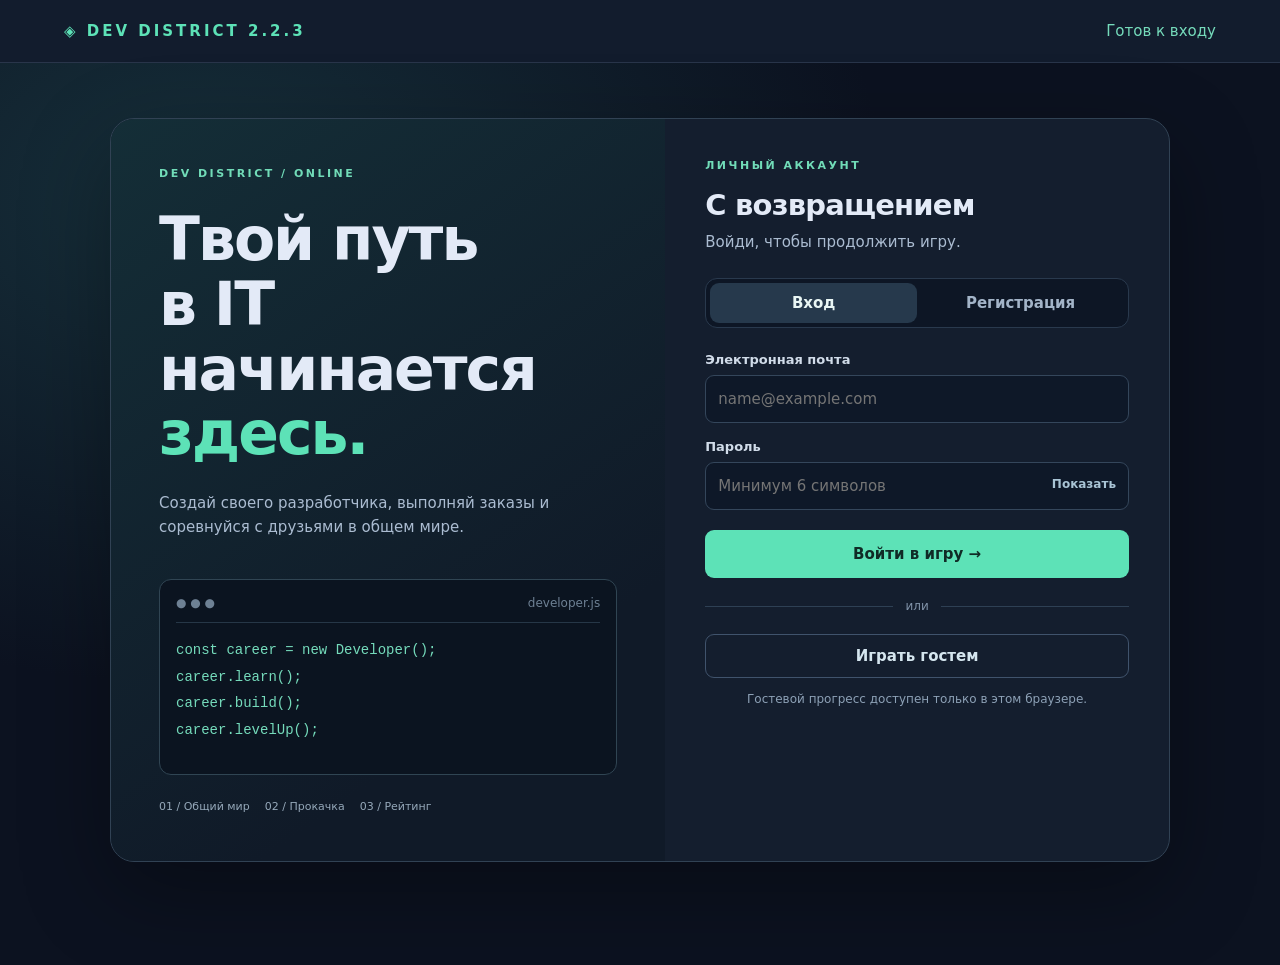
<file: index.html>
<!doctype html><html lang="ru"><head><meta charset="UTF-8"><meta name="viewport" content="width=device-width,initial-scale=1"><title>Dev District</title>  
  <link rel="stylesheet" crossorigin href="./assets/style-CUaj6Eve.css">
</head><body><header><strong>◈ DEV DISTRICT 2.2.3</strong><span id="status">Загрузка приложения…</span></header><main><section id="login" class="auth-shell"><div class="auth-intro"><span class="eyebrow">DEV DISTRICT / ONLINE</span><h1>Твой путь<br>в IT начинается<br><em>здесь.</em></h1><p>Создай своего разработчика, выполняй заказы и соревнуйся с друзьями в общем мире.</p><div class="terminal"><div>● ● ● <span>developer.js</span></div><pre><code>const career = new Developer();
career.learn();
career.build();
career.levelUp();</code></pre></div><div class="auth-features"><span>01 / Общий мир</span><span>02 / Прокачка</span><span>03 / Рейтинг</span></div></div><div class="auth-panel"><div class="eyebrow">ЛИЧНЫЙ АККАУНТ</div><h2 id="auth-title">С возвращением</h2><p id="auth-subtitle">Войди, чтобы продолжить игру.</p><div class="auth-tabs" role="group" aria-label="Режим авторизации"><button type="button" data-mode="signin" disabled aria-pressed="true">Вход</button><button type="button" data-mode="signup" disabled aria-pressed="false">Регистрация</button></div><form id="auth-form"><div id="nick-field" hidden><label for="nick">Никнейм</label><input id="nick" minlength="3" maxlength="20" placeholder="Developer" autocomplete="nickname"></div><div id="email-field"><label for="email">Электронная почта</label><input id="email" type="email" required placeholder="name@example.com" autocomplete="email"></div><div id="password-field"><label for="password">Пароль</label><div class="password-wrap"><input id="password" type="password" required minlength="6" placeholder="Минимум 6 символов" autocomplete="current-password"><button type="button" id="show-password" disabled aria-label="Показать пароль">Показать</button></div></div><button id="auth-submit" disabled type="submit">Войти в игру →</button><div id="auth-message" role="status" aria-live="polite" hidden></div></form><button type="button" id="reload-page" onclick="location.reload()" hidden>Обновить страницу</button><noscript><p>Для игры нужно включить JavaScript в браузере.</p></noscript><div class="auth-separator">или</div><button type="button" id="guest-mode" disabled class="guest-button">Играть гостем</button><p class="auth-footnote">Гостевой прогресс доступен только в этом браузере.</p></div></section><section id="game" hidden><div class="stats" id="stats"></div><div class="layout"><article><div class="top"><h2>IT-офис / общий мир</h2><span id="online"></span></div><canvas id="map" width="800" height="480" tabindex="0"></canvas><p>WASD / стрелки или клик по карте. Подойди к станции и нажми E.</p><div class="controls"><button data-dir="0,-1">↑</button><button data-dir="-1,0">←</button><button data-dir="0,1">↓</button><button data-dir="1,0">→</button><button id="act">E · Действие</button></div><div id="task"></div></article><aside><h2>🏆 Рейтинг</h2><div id="rank"></div><h2>Станции</h2><p>💻 Заказы — деньги и опыт<br>📚 Обучение — опыт<br>☕ Отдых — энергия<br>🛠 Улучшение — оборудование</p><button id="logout">Выйти</button></aside></div></section><p id="notice" role="status"></p></main><dialog id="activity"><div class="dialog-top"><h2 id="activity-title"></h2><button id="close-activity" type="button" aria-label="Закрыть">×</button></div><div id="activity-content"></div></dialog><script>
(function () {
  function startupError(message) {
    document.getElementById('status').textContent = 'Ошибка запуска приложения';
    var box = document.getElementById('auth-message');
    box.textContent = message;
    box.hidden = false;
    document.getElementById('reload-page').hidden = false;
  }
  window.applicationLoadFailed = function () {
    document.documentElement.dataset.startupError = 'true';
    startupError('Не удалось загрузить полный файл игры. Проверьте загрузку из другой сети. Если ошибка повторится, пришлите сообщение из вкладки Сеть для файла assets/index-*.js.');
  };
  window.addEventListener('error', function (event) {
    if (!document.documentElement.dataset.appStarted && event.message) {
      startupError('Ошибка браузера при запуске: ' + event.message);
      document.documentElement.dataset.startupError = 'true';
    }
  });
  setTimeout(function () {
    if (document.documentElement.dataset.appStarted || document.documentElement.dataset.startupError) return;
    startupError('Браузер не запустил код игры. Откройте страницу в приватном окне и сообщите владельцу сайта результат.');
  }, 30000);
})();
</script><script id="application-bundle" src="./assets/index-TytJq3h1.js" integrity="sha384-L0s+7PmTCQxiBlQSUmpmynIf63LI6wBZZ+KkMDwbB+WsmZ6+sr+iMHUQ+z1nqcsQ" crossorigin="anonymous" onerror="window.applicationLoadFailed()"></script></body></html>
</file>
<file: assets/style-CUaj6Eve.css>
*{box-sizing:border-box}body{margin:0;background:#0c1220;color:#e3eaf7;font:15px system-ui}header{display:flex;justify-content:space-between;padding:22px 5%;border-bottom:1px solid #29354a;background:#121c2d}header strong{letter-spacing:3px;color:#5de2b7}main{max-width:1250px;margin:35px auto;padding:0 20px}h1{font-size:42px;margin:0 0 12px}h2{font-size:17px}#login{max-width:500px;margin:70px auto;background:#172236;padding:32px;border:1px solid #33445c;border-radius:18px}form{display:grid;gap:12px}input,button{font:inherit;border:1px solid #40536c;border-radius:9px;padding:12px;color:inherit;background:#202f45}button{cursor:pointer;background:#245548;color:#baffdf;font-weight:700}button:hover{background:#327963}button:disabled{opacity:.5;cursor:wait}.layout{display:grid;grid-template-columns:minmax(0,1fr) 270px;gap:18px}article,aside,.stats{background:#141f30;border:1px solid #2b3c53;padding:17px;border-radius:13px}.stats{display:flex;gap:24px;flex-wrap:wrap;margin-bottom:18px}.stats b{color:#5de2b7}.top{display:flex;align-items:center;justify-content:space-between}canvas{width:100%;display:block;background:#253348;border-radius:8px;touch-action:none}.controls{display:flex;gap:6px;flex-wrap:wrap}.rankrow{display:flex;justify-content:space-between;border-bottom:1px solid #29384e;padding:12px 0;gap:8px;overflow-wrap:anywhere}#notice{color:#ffd28c;min-height:24px}#task{padding:14px 0;color:#9ce5cd}p{line-height:1.6;color:#abbcd1}[hidden]{display:none!important}@media (max-width:800px){.layout{grid-template-columns:1fr}.stats{gap:12px}h1{font-size:30px}}body{background:radial-gradient(ellipse at 15% 20%,#162f3a 0,transparent 45%),#0c1220}#login.auth-shell{max-width:1060px;margin:55px auto;padding:0;display:grid;grid-template-columns:1.1fr 1fr;overflow:hidden;border:1px solid #314254;border-radius:24px;background:#141e2e;box-shadow:0 30px 90px #0005}.auth-intro{padding:48px;background:linear-gradient(145deg,#142e37,#101a28 75%);display:flex;flex-direction:column;justify-content:center}.eyebrow{font-size:11px;letter-spacing:2.5px;color:#71dcb8;font-weight:700}.auth-intro h1{font-size:clamp(36px,5vw,60px);line-height:1.08;letter-spacing:-2px;margin:27px 0 10px}.auth-intro h1 em{color:#5de2b7;font-style:normal}.terminal{background:#0b1420;border:1px solid #304553;border-radius:12px;margin:25px 0;padding:16px;color:#75dbbb}.terminal>div{color:#6e8194;font-size:12px;border-bottom:1px solid #263747;padding-bottom:12px}.terminal span{float:right}.terminal pre{font-size:14px;line-height:1.9;white-space:pre-wrap}.auth-features{display:flex;gap:15px;flex-wrap:wrap;font-size:11px;color:#96a9ba}.auth-panel{padding:40px;min-width:0}.auth-panel h2{font-size:29px;margin:16px 0 0;letter-spacing:-.8px}.auth-panel p{margin:8px 0 20px}.auth-tabs{display:flex;background:#0d1625;padding:4px;border:1px solid #29394d;border-radius:12px;margin:24px 0}.auth-tabs button{flex:1;background:transparent;border:0;color:#a3b4c8;padding:11px 5px}.auth-tabs button[aria-pressed=true]{background:#26394c;color:#e9f6f4}.auth-panel form{gap:16px}.auth-panel label{display:block;font-size:13px;font-weight:600;margin-bottom:8px;color:#d1dce9}.auth-panel input{width:100%;background:#0e1828;border-color:#34465b;min-height:48px}.auth-panel input:focus{outline:2px solid #5de2b766;border-color:#5de2b7}.password-wrap{position:relative}.password-wrap input{padding-right:90px}.password-wrap button{position:absolute;right:5px;top:5px;background:transparent;border:0;font-size:12px;color:#a9c4d5;padding:10px 8px}#auth-submit{background:#5de2b7;color:#102b26;border:0;padding:15px;margin-top:4px}#auth-submit:hover{background:#8af0cf}.auth-separator{display:flex;align-items:center;gap:12px;color:#8294aa;font-size:12px;margin:21px 0}.auth-separator:before,.auth-separator:after{content:"";flex:1;height:1px;background:#2e4054}.guest-button{width:100%;background:transparent;color:#d5e6ef;border-color:#40536c}.auth-panel .auth-footnote{font-size:12px;text-align:center;color:#8da1b6;margin:12px 0 0}#auth-message{background:#263342;border:1px solid #45566a;padding:12px;border-radius:9px;color:#ffe1af;font-size:13px;overflow-wrap:anywhere}@media (max-width:780px){#login.auth-shell{grid-template-columns:1fr;margin:20px auto}.auth-intro,.auth-panel{padding:26px}.auth-intro h1{font-size:36px}.terminal,.auth-features{display:none}.auth-intro p{margin-bottom:0}}main{max-width:1440px;margin:24px auto}.layout{grid-template-columns:minmax(0,1fr) minmax(250px,320px);gap:20px}article,aside{background:#111c2b;box-shadow:0 12px 40px #0003;padding:20px}canvas{border:1px solid #405965;image-rendering:auto}.stats{display:grid;grid-template-columns:repeat(5,minmax(0,1fr));gap:10px;background:none;padding:0;border:0}.stats span{background:#172638;border:1px solid #314254;border-radius:12px;padding:16px 12px}.stats b{font-size:19px}.rankrow{background:#18283b;border-radius:8px;padding:10px;margin-bottom:6px;border:0}.rankrow strong{color:#75dbbb}.top h2{font-size:20px}.controls button{min-width:45px}.controls #act{background:#5de2b7;color:#102b26}.dialog-top{display:flex;align-items:center;justify-content:space-between;gap:12px;border-bottom:1px solid #314254;padding-bottom:10px}.dialog-top h2{font-size:24px;margin:0}dialog{background:#142033;color:#e3eaf7;border:1px solid #40536c;border-radius:18px;width:min(640px,94vw);max-height:88vh;padding:24px;box-shadow:0 24px 100px #0008}dialog::backdrop{background:#080e19bd}#activity-content{display:grid;gap:12px;padding-top:16px}#activity-content h3,#activity-content p{margin:0}#activity-content pre{white-space:pre-wrap;overflow-wrap:anywhere;background:#090f1c;color:#8ce7ca;padding:16px;border-radius:9px;font-size:15px;margin:0}#activity-content a{color:#8ce7ca}#activity-content .choices{display:grid;gap:8px}.choices button{text-align:left;font-family:monospace;overflow-wrap:anywhere}.hint,.feedback{padding:12px;background:#273c47;border-radius:8px;color:#f0d28e}#status{color:#75dbbb}.terminal-header{display:flex;gap:8px}.terminal-name{margin-left:auto}.dot{width:10px;height:10px;border-radius:50%;display:block}.red{background:#ff647c}.yellow{background:#f6c453}.green{background:#5de2b7}@media (max-width:900px){.layout{grid-template-columns:1fr}.stats{grid-template-columns:repeat(2,minmax(0,1fr))}}
</file>
<file: publish/assets/style-CUaj6Eve.css>
*{box-sizing:border-box}body{margin:0;background:#0c1220;color:#e3eaf7;font:15px system-ui}header{display:flex;justify-content:space-between;padding:22px 5%;border-bottom:1px solid #29354a;background:#121c2d}header strong{letter-spacing:3px;color:#5de2b7}main{max-width:1250px;margin:35px auto;padding:0 20px}h1{font-size:42px;margin:0 0 12px}h2{font-size:17px}#login{max-width:500px;margin:70px auto;background:#172236;padding:32px;border:1px solid #33445c;border-radius:18px}form{display:grid;gap:12px}input,button{font:inherit;border:1px solid #40536c;border-radius:9px;padding:12px;color:inherit;background:#202f45}button{cursor:pointer;background:#245548;color:#baffdf;font-weight:700}button:hover{background:#327963}button:disabled{opacity:.5;cursor:wait}.layout{display:grid;grid-template-columns:minmax(0,1fr) 270px;gap:18px}article,aside,.stats{background:#141f30;border:1px solid #2b3c53;padding:17px;border-radius:13px}.stats{display:flex;gap:24px;flex-wrap:wrap;margin-bottom:18px}.stats b{color:#5de2b7}.top{display:flex;align-items:center;justify-content:space-between}canvas{width:100%;display:block;background:#253348;border-radius:8px;touch-action:none}.controls{display:flex;gap:6px;flex-wrap:wrap}.rankrow{display:flex;justify-content:space-between;border-bottom:1px solid #29384e;padding:12px 0;gap:8px;overflow-wrap:anywhere}#notice{color:#ffd28c;min-height:24px}#task{padding:14px 0;color:#9ce5cd}p{line-height:1.6;color:#abbcd1}[hidden]{display:none!important}@media (max-width:800px){.layout{grid-template-columns:1fr}.stats{gap:12px}h1{font-size:30px}}body{background:radial-gradient(ellipse at 15% 20%,#162f3a 0,transparent 45%),#0c1220}#login.auth-shell{max-width:1060px;margin:55px auto;padding:0;display:grid;grid-template-columns:1.1fr 1fr;overflow:hidden;border:1px solid #314254;border-radius:24px;background:#141e2e;box-shadow:0 30px 90px #0005}.auth-intro{padding:48px;background:linear-gradient(145deg,#142e37,#101a28 75%);display:flex;flex-direction:column;justify-content:center}.eyebrow{font-size:11px;letter-spacing:2.5px;color:#71dcb8;font-weight:700}.auth-intro h1{font-size:clamp(36px,5vw,60px);line-height:1.08;letter-spacing:-2px;margin:27px 0 10px}.auth-intro h1 em{color:#5de2b7;font-style:normal}.terminal{background:#0b1420;border:1px solid #304553;border-radius:12px;margin:25px 0;padding:16px;color:#75dbbb}.terminal>div{color:#6e8194;font-size:12px;border-bottom:1px solid #263747;padding-bottom:12px}.terminal span{float:right}.terminal pre{font-size:14px;line-height:1.9;white-space:pre-wrap}.auth-features{display:flex;gap:15px;flex-wrap:wrap;font-size:11px;color:#96a9ba}.auth-panel{padding:40px;min-width:0}.auth-panel h2{font-size:29px;margin:16px 0 0;letter-spacing:-.8px}.auth-panel p{margin:8px 0 20px}.auth-tabs{display:flex;background:#0d1625;padding:4px;border:1px solid #29394d;border-radius:12px;margin:24px 0}.auth-tabs button{flex:1;background:transparent;border:0;color:#a3b4c8;padding:11px 5px}.auth-tabs button[aria-pressed=true]{background:#26394c;color:#e9f6f4}.auth-panel form{gap:16px}.auth-panel label{display:block;font-size:13px;font-weight:600;margin-bottom:8px;color:#d1dce9}.auth-panel input{width:100%;background:#0e1828;border-color:#34465b;min-height:48px}.auth-panel input:focus{outline:2px solid #5de2b766;border-color:#5de2b7}.password-wrap{position:relative}.password-wrap input{padding-right:90px}.password-wrap button{position:absolute;right:5px;top:5px;background:transparent;border:0;font-size:12px;color:#a9c4d5;padding:10px 8px}#auth-submit{background:#5de2b7;color:#102b26;border:0;padding:15px;margin-top:4px}#auth-submit:hover{background:#8af0cf}.auth-separator{display:flex;align-items:center;gap:12px;color:#8294aa;font-size:12px;margin:21px 0}.auth-separator:before,.auth-separator:after{content:"";flex:1;height:1px;background:#2e4054}.guest-button{width:100%;background:transparent;color:#d5e6ef;border-color:#40536c}.auth-panel .auth-footnote{font-size:12px;text-align:center;color:#8da1b6;margin:12px 0 0}#auth-message{background:#263342;border:1px solid #45566a;padding:12px;border-radius:9px;color:#ffe1af;font-size:13px;overflow-wrap:anywhere}@media (max-width:780px){#login.auth-shell{grid-template-columns:1fr;margin:20px auto}.auth-intro,.auth-panel{padding:26px}.auth-intro h1{font-size:36px}.terminal,.auth-features{display:none}.auth-intro p{margin-bottom:0}}main{max-width:1440px;margin:24px auto}.layout{grid-template-columns:minmax(0,1fr) minmax(250px,320px);gap:20px}article,aside{background:#111c2b;box-shadow:0 12px 40px #0003;padding:20px}canvas{border:1px solid #405965;image-rendering:auto}.stats{display:grid;grid-template-columns:repeat(5,minmax(0,1fr));gap:10px;background:none;padding:0;border:0}.stats span{background:#172638;border:1px solid #314254;border-radius:12px;padding:16px 12px}.stats b{font-size:19px}.rankrow{background:#18283b;border-radius:8px;padding:10px;margin-bottom:6px;border:0}.rankrow strong{color:#75dbbb}.top h2{font-size:20px}.controls button{min-width:45px}.controls #act{background:#5de2b7;color:#102b26}.dialog-top{display:flex;align-items:center;justify-content:space-between;gap:12px;border-bottom:1px solid #314254;padding-bottom:10px}.dialog-top h2{font-size:24px;margin:0}dialog{background:#142033;color:#e3eaf7;border:1px solid #40536c;border-radius:18px;width:min(640px,94vw);max-height:88vh;padding:24px;box-shadow:0 24px 100px #0008}dialog::backdrop{background:#080e19bd}#activity-content{display:grid;gap:12px;padding-top:16px}#activity-content h3,#activity-content p{margin:0}#activity-content pre{white-space:pre-wrap;overflow-wrap:anywhere;background:#090f1c;color:#8ce7ca;padding:16px;border-radius:9px;font-size:15px;margin:0}#activity-content a{color:#8ce7ca}#activity-content .choices{display:grid;gap:8px}.choices button{text-align:left;font-family:monospace;overflow-wrap:anywhere}.hint,.feedback{padding:12px;background:#273c47;border-radius:8px;color:#f0d28e}#status{color:#75dbbb}.terminal-header{display:flex;gap:8px}.terminal-name{margin-left:auto}.dot{width:10px;height:10px;border-radius:50%;display:block}.red{background:#ff647c}.yellow{background:#f6c453}.green{background:#5de2b7}@media (max-width:900px){.layout{grid-template-columns:1fr}.stats{grid-template-columns:repeat(2,minmax(0,1fr))}}
</file>
